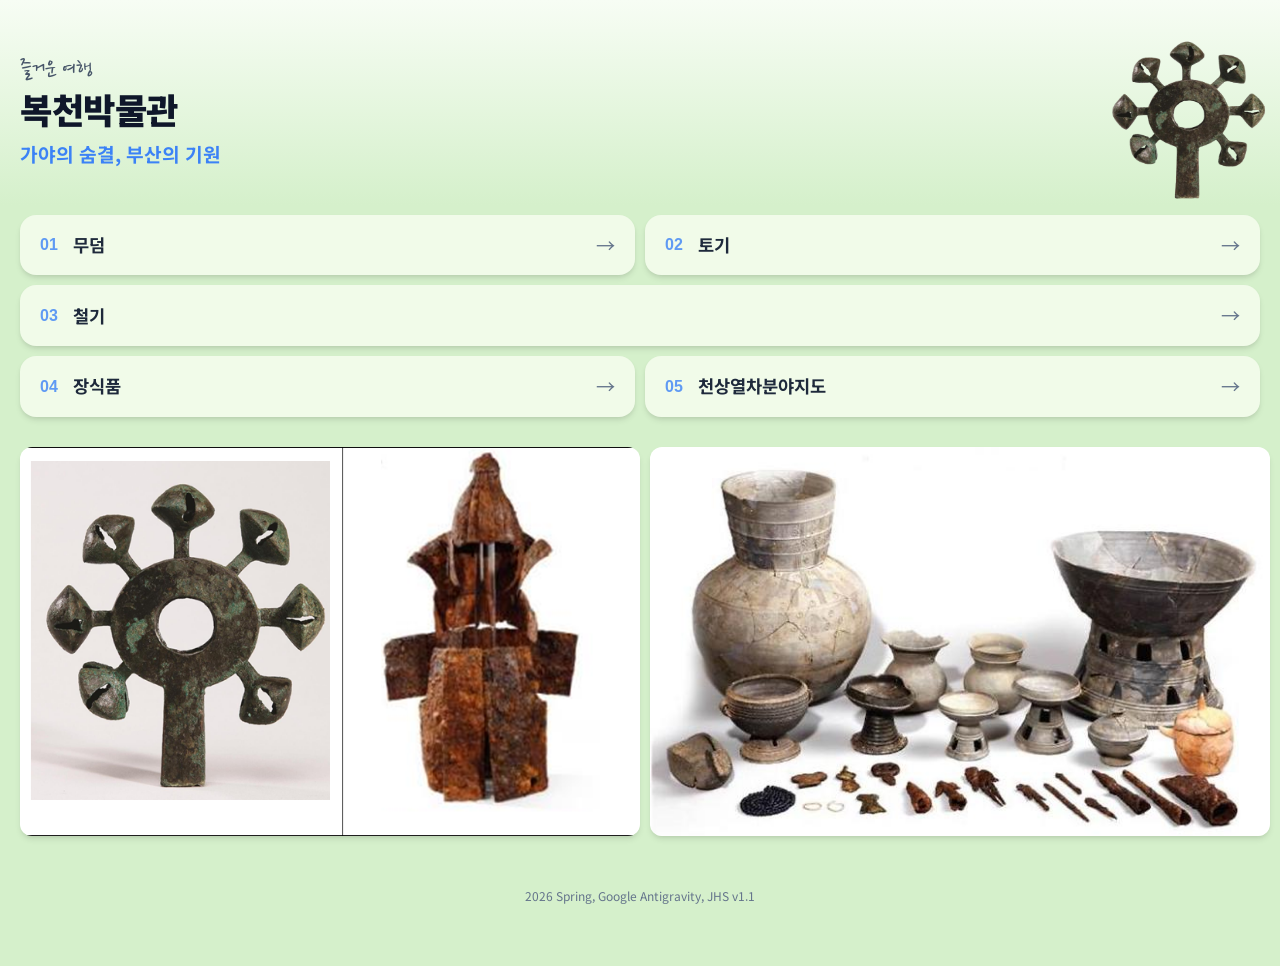
<file: index.html>
<!DOCTYPE html>
<html lang="ko">
<head>
    <meta charset="UTF-8">
    <meta name="viewport" content="width=device-width, initial-scale=1.0, maximum-scale=1.0, user-scalable=no">
    <title>복천박물관 소개</title>
    <meta name="description" content="가야의 숨결이 살아 숨 쉬는 부산 복천박물관 모바일 안내">
    <link rel="stylesheet" href="css/styles.css">
    <link rel="preconnect" href="https://fonts.googleapis.com">
    <link rel="preconnect" href="https://fonts.gstatic.com" crossorigin>
    <link href="https://fonts.googleapis.com/css2?family=Noto+Sans+KR:wght@400;500;700;900&family=Nanum+Pen+Script&display=swap" rel="stylesheet">
    <link rel="icon" type="image/png" href="images/p_1.png">
    <link rel="apple-touch-icon" href="images/p_1.png">
    <link rel="manifest" href="manifest.json">
</head>
<body>
    <header class="header-section">
        <div class="title-container">
            <h1 class="main-title">
                <div class="title-line-1">
                    <span class="title-handwritten">즐거운 여행</span>
                </div>
                <div class="title-line-2">
                    <span class="title-main">복천박물관</span>
                </div>
            </h1>
            <p class="subtitle">가야의 숨결, 부산의 기원</p>
        </div>
        <img src="images/p_1-re.png" alt="복천박물관 유물" class="header-deco-img">
    </header>

    <main class="content-section">
        <div class="category-list">
            <a href="#tomb" class="category-box" data-category="무덤" id="tomb-btn">
                <span class="box-number">01</span>
                <h3>무덤</h3>
                <span class="arrow">→</span>
            </a>
            <div class="submenu-container" id="tomb-submenu">
                <a href="#stone-coffin" class="submenu-item">
                    <span class="submenu-bullet">•</span> 돌널무덤(석관묘)
                </a>
                <a href="#pit-grave" class="submenu-item">
                    <span class="submenu-bullet">•</span> 움무덤(토광묘)
                </a>
                <a href="#stone-chamber" class="submenu-item">
                    <span class="submenu-bullet">•</span> 돌덧널무덤(석곽묘)
                </a>
                <a href="#jar-coffin" class="submenu-item">
                    <span class="submenu-bullet">•</span> 독널무덤(옹관묘)
                </a>
            </div>
            <a href="#pottery" class="category-box" data-category="토기" id="pottery-btn">
                <span class="box-number">02</span>
                <h3>토기</h3>
                <span class="arrow">→</span>
            </a>
            <div class="submenu-container" id="pottery-submenu">
                <a href="#duck-pottery" class="submenu-item">
                    <span class="submenu-bullet">•</span> 오리 모양 토기
                </a>
                <a href="#shoes-pottery" class="submenu-item">
                    <span class="submenu-bullet">•</span> 신발 모양 토기
                </a>
                <a href="#turtle-vessel" class="submenu-item">
                    <span class="submenu-bullet">•</span> 거북장식 원통형 그릇받침
                </a>
            </div>
            <a href="#iron" class="category-box" data-category="철기" id="iron-btn">
                <span class="box-number">03</span>
                <h3>철기</h3>
                <span class="arrow">→</span>
            </a>
            <div class="submenu-container" id="iron-submenu">
                <a href="#armor" class="submenu-item">
                    <span class="submenu-bullet">•</span> 갑옷
                </a>
                <a href="#bells" class="submenu-item">
                    <span class="submenu-bullet">•</span> 가지방울
                </a>
            </div>
            <a href="#ornament" class="category-box" data-category="장식품" id="ornament-btn">
                <span class="box-number">04</span>
                <h3>장식품</h3>
                <span class="arrow">→</span>
            </a>
            <div class="submenu-container" id="ornament-submenu">
                <a href="#crown" class="submenu-item">
                    <span class="submenu-bullet">•</span> 금동관
                </a>
            </div>
            <a href="map.html" class="category-box" data-category="천상열차분야지도">
                <span class="box-number">05</span>
                <h3>천상열차분야지도</h3>
                <span class="arrow">→</span>
            </a>
        </div>
        
        <div class="bottom-images">
            <img src="images/b_2.jpg" alt="복천박물관 전경">
            <img src="images/b_3.jpg" alt="복천박물관 관련 이미지">
        </div>
        
        <div class="footer-text">
            2026 Spring, Google Antigravity, JHS v1.1
        </div>
    </main>

    <script src="js/main.js"></script>
</body>
</html>
</file>
<file: css/styles.css>
:root {
    --primary-color: #3b82f6;
    --primary-light: #eaddff;
    --bg-color: #d5f0cb; /* 조금 더 진한 연두색 */
    --text-color: #1e293b;
    --text-light: #64748b;
    --card-bg: #f1fbe9; /* 배경과 조화로운 아주 연한 연두색 */
    --shadow: 0 4px 6px -1px rgba(0, 0, 0, 0.1), 0 2px 4px -1px rgba(0, 0, 0, 0.06);
    --shadow-hover: 0 10px 15px -3px rgba(0, 0, 0, 0.1), 0 4px 6px -2px rgba(0, 0, 0, 0.05);
}

* {
    margin: 0;
    padding: 0;
    box-sizing: border-box;
    -webkit-tap-highlight-color: transparent;
}

body {
    font-family: 'Noto Sans KR', sans-serif;
    background-color: var(--bg-color);
    color: var(--text-color);
    line-height: 1.6;
    overflow-x: hidden;
}

/* Header Section */
.header-section {
    padding: 40px 20px 20px;
    background: linear-gradient(180deg, #f7fdf4 0%, var(--bg-color) 100%);
    text-align: left;
    position: relative;
}

.header-deco-img {
    position: absolute;
    bottom: 0px;
    right: 12px;
    width: 165px;
    height: auto;
    opacity: 0.9;
    animation: slideInUp 0.8s ease-out 0.2s both;
    pointer-events: none;
}

.title-container {
    margin-bottom: 15px;
    animation: fadeInDown 0.8s ease-out;
}

.title-container h1 {
    font-size: 2.2rem;
    font-weight: 900;
    color: #0f172a;
    margin-bottom: 8px;
    letter-spacing: -0.5px;
    line-height: 1.25;
}

.title-container .title-line-1 {
    margin-bottom: 2px;
}

.title-container .title-line-2 {
    display: flex;
    align-items: baseline;
    gap: 6px;
}

.title-container .title-handwritten {
    font-family: 'Nanum Pen Script', cursive;
    font-size: 1.5rem;
    color: #475569;
    font-weight: 400;
}

.title-container .title-main {
    font-family: 'Noto Sans KR', sans-serif;
    font-weight: 900;
}

.title-container .subtitle {
    font-size: 1.2rem;
    font-weight: 700;
    color: var(--primary-color);
    margin-bottom: 4px;
}

.title-container .description {
    font-size: 1rem;
    font-weight: 400;
    color: var(--text-light);
}

.hero-image {
    width: 100%;
    border-radius: 20px;
    overflow: hidden;
    box-shadow: var(--shadow);
    margin-bottom: 10px;
    animation: fadeIn 1s ease-out 0.3s both;
}

.hero-image img {
    width: 100%;
    height: auto;
    display: block;
    object-fit: cover;
    max-height: 350px;
}

/* Content Section */
.content-section {
    padding: 10px 20px 20px;
    padding-bottom: 60px;
}

/* Category List */
.category-list {
    display: grid;
    grid-template-columns: repeat(2, 1fr);
    gap: 10px;
    margin-bottom: 30px;
}

.category-box:nth-child(5) {
    grid-column: span 2;
}

.category-box {
    display: flex;
    align-items: center;
    background: var(--card-bg);
    padding: 15px 20px;
    border-radius: 16px;
    text-decoration: none;
    color: var(--text-color);
    box-shadow: var(--shadow);
    transition: all 0.3s ease;
    animation: slideInUp 0.6s ease-out backwards;
}

/* Stagger animation delays for list items */
.category-box:nth-child(1) { animation-delay: 0.1s; }
.category-box:nth-child(2) { animation-delay: 0.2s; }
.category-box:nth-child(3) { animation-delay: 0.3s; }
.category-box:nth-child(4) { animation-delay: 0.4s; }
.category-box:nth-child(5) { animation-delay: 0.5s; }

.category-box:active {
    transform: scale(0.98);
    background-color: var(--primary-light);
}

.box-number {
    font-size: 1.0rem;
    font-weight: 900;
    color: var(--primary-color);
    opacity: 0.8;
    margin-right: 15px;
    font-family: sans-serif;
}

.category-box h3 {
    font-size: 1.1rem;
    font-weight: 700;
    flex-grow: 1;
}

.arrow {
    font-size: 1.2rem;
    color: var(--text-light);
    transition: transform 0.3s ease;
}

.category-box:hover {
    box-shadow: var(--shadow-hover);
    transform: translateY(-2px);
}

.category-box:hover .arrow {
    transform: translateX(5px);
    color: var(--primary-color);
}

.category-box.active .arrow {
    transform: rotate(90deg) !important;
    color: var(--primary-color);
}

/* Submenu Styles */
.submenu-container {
    display: none;
    grid-column: span 2;
    flex-direction: column;
    gap: 8px;
    padding: 5px 10px 15px;
    margin-top: -5px;
    margin-bottom: 10px;
    animation: fadeIn 0.3s ease-out;
}

.submenu-container.active {
    display: flex;
}

.submenu-item {
    display: flex;
    align-items: center;
    background: #ffffff;
    padding: 14px 20px;
    border-radius: 12px;
    text-decoration: none;
    color: var(--text-color);
    box-shadow: var(--shadow);
    font-size: 0.95rem;
    font-weight: 500;
    transition: all 0.2s ease;
    border-left: 4px solid var(--primary-color);
}

.submenu-item:hover {
    background: var(--primary-light);
    transform: translateX(5px);
}

.submenu-bullet {
    color: var(--primary-color);
    margin-right: 10px;
    font-weight: bold;
}

/* Bottom Images */
.bottom-images {
    display: flex;
    flex-direction: row;
    gap: 10px;
    animation: fadeIn 1s ease-out 0.8s both;
}

.bottom-images img {
    flex: 1;
    width: 50%;
    height: auto;
    border-radius: 12px;
    box-shadow: var(--shadow);
}

/* Footer Text */
.footer-text {
    text-align: center;
    font-size: 0.75rem;
    color: var(--text-light);
    opacity: 0.1;
    margin-top: 50px;
    font-weight: 400;
    display: block;
    width: 100%;
    animation: fadeIn 1s ease-out 1s both;
}

/* Animations */
@keyframes fadeInDown {
    from {
        opacity: 0;
        transform: translateY(-20px);
    }
    to {
        opacity: 1;
        transform: translateY(0);
    }
}

@keyframes fadeIn {
    from { opacity: 0; }
    to { opacity: 1; }
}

@keyframes slideInUp {
    from {
        opacity: 0;
        transform: translateY(20px);
    }
    to {
        opacity: 1;
        transform: translateY(0);
    }
}

/* Subpage Back Button */
.back-button {
    display: inline-flex;
    align-items: center;
    color: var(--primary-color);
    text-decoration: none;
    font-weight: 700;
    margin-bottom: 15px;
    font-size: 1.1rem;
    align-self: flex-start;
}

.back-button span {
    margin-right: 5px;
}

/* Header Adjustments for Subpages */
.subpage-header {
    display: flex;
    flex-direction: column;
    padding: 20px 20px;
    background: transparent;
    text-align: left;
}

.subpage-header h1 {
    font-size: 1.8rem;
    font-weight: 900;
    color: #0f172a;
    letter-spacing: -0.5px;
    margin-bottom: 10px;
}
/* Accordion Styles */
.accordion {
    display: flex;
    flex-direction: column;
    gap: 10px;
    margin-bottom: 30px;
}

.accordion-item {
    background: var(--card-bg);
    border-radius: 12px;
    overflow: hidden;
    box-shadow: var(--shadow);
    animation: slideInUp 0.6s ease-out backwards;
}

.accordion-header {
    padding: 18px 20px;
    display: flex;
    justify-content: space-between;
    align-items: center;
    cursor: pointer;
    font-weight: 700;
    font-size: 1.1rem;
    color: var(--text-color);
    transition: background-color 0.3s;
}

.accordion-header:active {
    background-color: var(--primary-light);
}

.accordion-icon {
    transition: transform 0.3s;
    color: var(--primary-color);
}

.accordion-item.active .accordion-icon {
    transform: rotate(180deg);
}

.accordion-content {
    max-height: 0;
    overflow: hidden;
    transition: max-height 0.4s ease-out, padding 0.4s ease-out;
    background-color: #fff;
    color: var(--text-color);
    line-height: 1.7;
    font-size: 0.95rem;
}

.accordion-item.active .accordion-content {
    padding: 20px;
    max-height: 1000px; /* arbitrary large value */
    border-top: 1px solid var(--bg-color);
}

/* Mobile responsiveness and layout fixes */
@media (max-width: 480px) {
    .title-container .title-line-1,
    .title-container .title-line-2 {
        display: block;
    }
    
    .title-container .title-handwritten {
        font-size: 1.3rem;
        display: block;
        margin-bottom: 2px;
    }

    .title-container .title-main {
        font-size: 1.8rem;
        display: block;
    }
    
    .title-container {
        padding-right: 120px; /* 우측 이미지와 글자가 겹치지 않도록 우측 여백 확보 */
    }

    .header-deco-img {
        width: 120px; /* 이미지 크기를 살짝 줄여서 레이아웃 겹침 방지 */
        right: 8px;
    }
}
</file>
